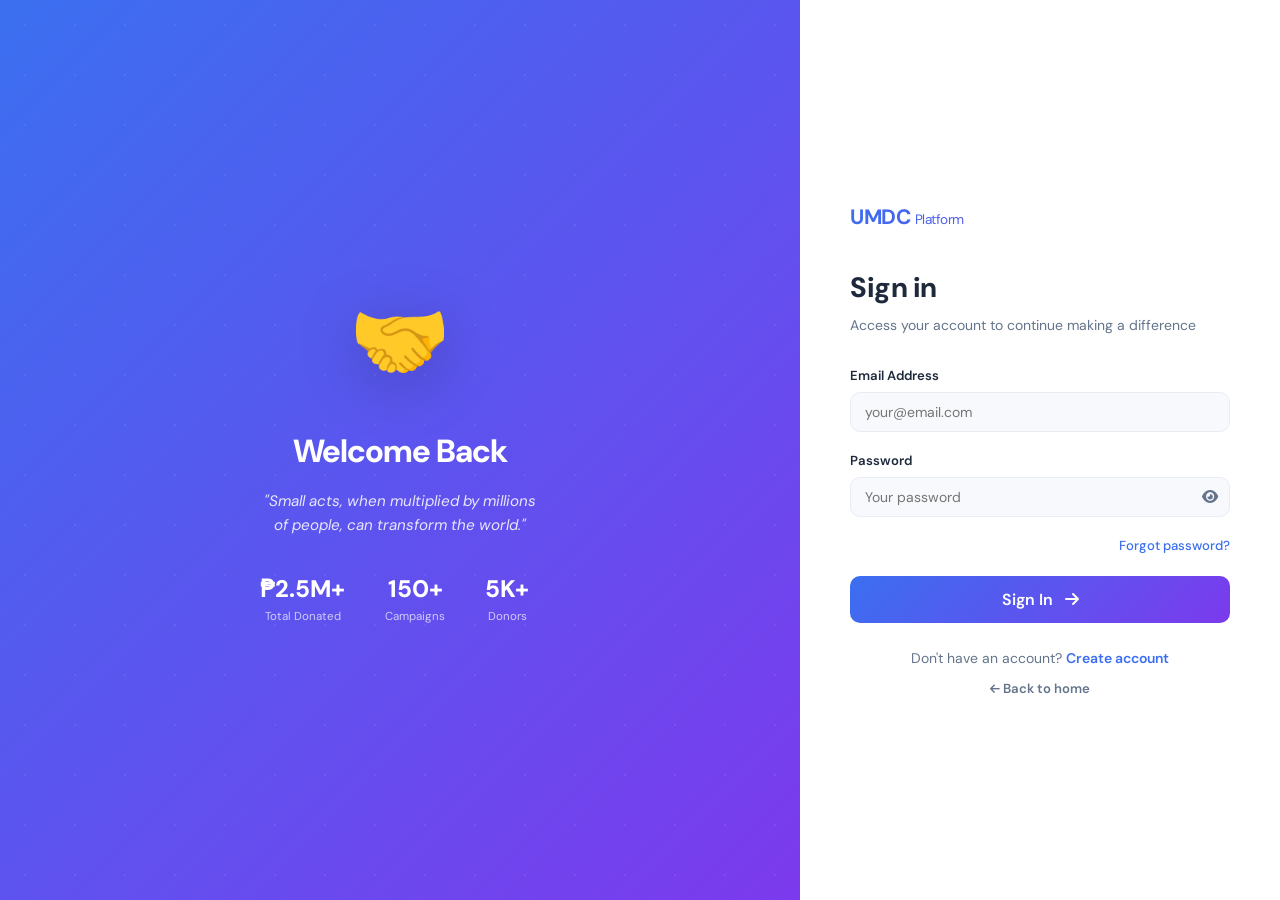
<file: public/index.html>
<!DOCTYPE html>
<html lang="en">
<head>
    <meta charset="UTF-8">
    <meta name="viewport" content="width=device-width, initial-scale=1.0">
    <title>Sign In – UMDC</title>
    <link rel="preconnect" href="https://fonts.googleapis.com">
    <link href="https://fonts.googleapis.com/css2?family=DM+Sans:opsz,wght@9..40,300;9..40,400;9..40,500;9..40,600;9..40,700&family=DM+Mono:wght@400;500&display=swap" rel="stylesheet">
    <link rel="stylesheet" href="https://cdnjs.cloudflare.com/ajax/libs/font-awesome/6.4.0/css/all.min.css">
    <link rel="stylesheet" href="/assets/css/global.css">
    <link rel="stylesheet" href="/assets/css/public.css">
</head>
<body>

<div class="auth-page">

    <!-- ── Visual Panel ──────────────────────────────────── -->
    <div class="auth-visual">
        <div class="auth-visual-content">
            <div class="auth-icon">🤝</div>
            <h1>Welcome Back</h1>
            <p>"Small acts, when multiplied by millions of people, can transform the world."</p>
            <div class="auth-stats">
                <div>
                    <div class="auth-stat-value">₱2.5M+</div>
                    <div class="auth-stat-label">Total Donated</div>
                </div>
                <div>
                    <div class="auth-stat-value">150+</div>
                    <div class="auth-stat-label">Campaigns</div>
                </div>
                <div>
                    <div class="auth-stat-value">5K+</div>
                    <div class="auth-stat-label">Donors</div>
                </div>
            </div>
        </div>
    </div>

    <!-- ── Form Panel ─────────────────────────────────────── -->
    <div class="auth-form-panel">
        <div class="auth-form-wrap">
            <div class="brand-name">UMDC <span style="font-weight:400;color:var(--color-muted);font-size:.85rem">Platform</span></div>

            <h2>Sign in</h2>
            <p class="auth-subtitle">Access your account to continue making a difference</p>

            <div class="auth-error" id="auth-error"></div>
            <div class="auth-success" id="auth-success"></div>

            <form method="POST" action="/Auth/login.php" id="loginForm" novalidate>
                <div class="form-group">
                    <label class="form-label" for="email">Email Address</label>
                    <input class="form-input" type="email" id="email" name="email"
                           placeholder="your@email.com" required autocomplete="email">
                </div>

                <div class="form-group">
                    <label class="form-label" for="password">Password</label>
                    <div style="position:relative;">
                        <input class="form-input" type="password" id="password" name="password"
                               placeholder="Your password" required autocomplete="current-password" style="padding-right:44px;">
                        <button type="button" id="togglePwd" tabindex="-1"
                                style="position:absolute;right:12px;top:50%;transform:translateY(-50%);background:none;border:none;color:var(--color-muted);cursor:pointer;font-size:.9rem;">
                            <i class="fas fa-eye" id="pwdIcon"></i>
                        </button>
                    </div>
                </div>

                <div style="display:flex;justify-content:flex-end;margin-bottom:20px;">
                    <a href="#" style="font-size:.82rem;color:var(--brand-primary);font-weight:500;">Forgot password?</a>
                </div>

                <button type="submit" class="btn-primary" style="width:100%;padding:13px;font-size:1rem;justify-content:center;">
                    Sign In <i class="fas fa-arrow-right" style="margin-left:4px;"></i>
                </button>
            </form>

            <div class="auth-footer-link" style="margin-top:24px;">
                Don't have an account? <a href="/public/register.html">Create account</a>
            </div>
            <div class="auth-footer-link" style="margin-top:8px;">
                <a href="/public/index.php" style="color:var(--color-muted);font-size:.82rem;">
                    <i class="fas fa-arrow-left" style="font-size:.7rem;"></i> Back to home
                </a>
            </div>
        </div>
    </div>
</div>

<script src="/assets/js/global.js"></script>
<script>
// Toggle password visibility
document.getElementById('togglePwd')?.addEventListener('click', function() {
    const pwd  = document.getElementById('password');
    const icon = document.getElementById('pwdIcon');
    if (pwd.type === 'password') { pwd.type = 'text'; icon.classList.replace('fa-eye','fa-eye-slash'); }
    else                         { pwd.type = 'password'; icon.classList.replace('fa-eye-slash','fa-eye'); }
});
</script>
<script src="/assets/js/auth.js"></script>
</body>
</html>
</file>
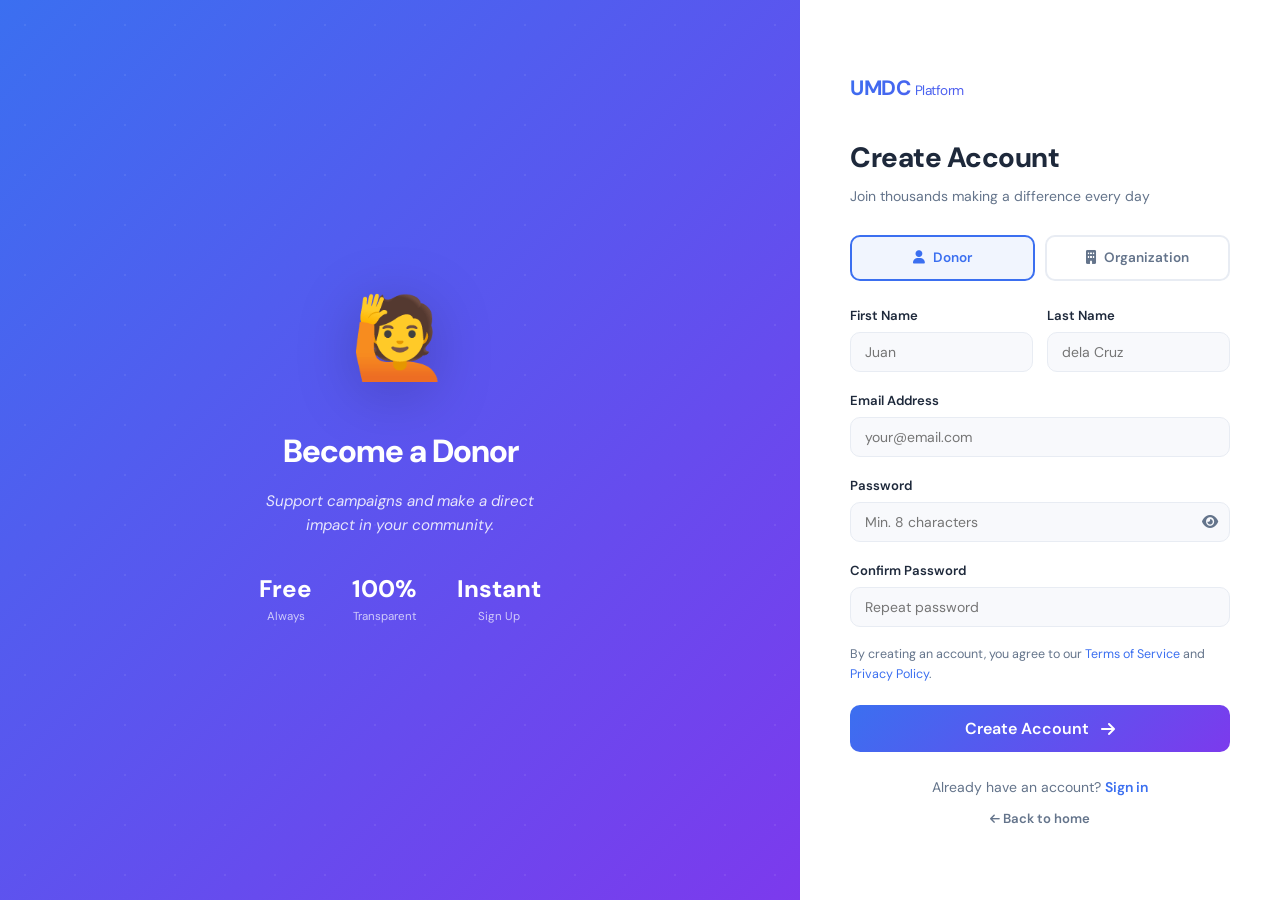
<file: public/register.html>
<!DOCTYPE html>
<html lang="en">
<head>
    <meta charset="UTF-8">
    <meta name="viewport" content="width=device-width, initial-scale=1.0">
    <title>Create Account – UMDC</title>
    <link rel="preconnect" href="https://fonts.googleapis.com">
    <link href="https://fonts.googleapis.com/css2?family=DM+Sans:opsz,wght@9..40,300;9..40,400;9..40,500;9..40,600;9..40,700&family=DM+Mono:wght@400;500&display=swap" rel="stylesheet">
    <link rel="stylesheet" href="https://cdnjs.cloudflare.com/ajax/libs/font-awesome/6.4.0/css/all.min.css">
    <link rel="stylesheet" href="/assets/css/global.css">
    <link rel="stylesheet" href="/assets/css/public.css">
    <style>
        .role-toggle { display:flex; gap:10px; margin-bottom:24px; }
        .role-option { flex:1; }
        .role-option input { display:none; }
        .role-label {
            display:flex; align-items:center; justify-content:center; gap:8px;
            padding:10px; border:2px solid var(--color-border);
            border-radius:var(--radius-md); cursor:pointer; font-size:.85rem;
            font-weight:600; color:var(--color-muted); transition:var(--transition);
            text-align:center;
        }
        .role-option input:checked + .role-label {
            border-color:var(--brand-primary);
            background:rgba(59,111,240,.07);
            color:var(--brand-primary);
        }
        .auth-visual { transition: background .4s ease; }
        .auth-visual.org-theme { background: linear-gradient(135deg, #f093fb 0%, #f5576c 100%); }
    </style>
</head>
<body>

<div class="auth-page">
    <!-- ── Visual Panel ──────────────────────────────────── -->
    <div class="auth-visual" id="authVisual">
        <div class="auth-visual-content">
            <div class="auth-icon" id="role-icon">🙋</div>
            <h1 id="role-title">Become a Donor</h1>
            <p id="role-desc">Support campaigns and make a direct impact in your community.</p>
            <div class="auth-stats">
                <div>
                    <div class="auth-stat-value">Free</div>
                    <div class="auth-stat-label">Always</div>
                </div>
                <div>
                    <div class="auth-stat-value">100%</div>
                    <div class="auth-stat-label">Transparent</div>
                </div>
                <div>
                    <div class="auth-stat-value">Instant</div>
                    <div class="auth-stat-label">Sign Up</div>
                </div>
            </div>
        </div>
    </div>

    <!-- ── Form Panel ─────────────────────────────────────── -->
    <div class="auth-form-panel">
        <div class="auth-form-wrap">
            <div class="brand-name">UMDC <span style="font-weight:400;color:var(--color-muted);font-size:.85rem">Platform</span></div>

            <h2>Create Account</h2>
            <p class="auth-subtitle">Join thousands making a difference every day</p>

            <div class="auth-error" id="auth-error"></div>

            <!-- Role Selector -->
            <div class="role-toggle">
                <div class="role-option">
                    <input type="radio" name="role_ui" id="role_donor" value="user" checked>
                    <label class="role-label" for="role_donor">
                        <i class="fas fa-user"></i> Donor
                    </label>
                </div>
                <div class="role-option">
                    <input type="radio" name="role_ui" id="role_org" value="organization">
                    <label class="role-label" for="role_org">
                        <i class="fas fa-building"></i> Organization
                    </label>
                </div>
            </div>

            <form method="POST" action="/Auth/register.php" id="registerForm" novalidate>
                <input type="hidden" name="role" id="roleHidden" value="user">

                <div style="display:grid;grid-template-columns:1fr 1fr;gap:14px;">
                    <div class="form-group">
                        <label class="form-label" for="first_name">First Name</label>
                        <input class="form-input" type="text" id="first_name" name="first_name"
                               placeholder="Juan" required autocomplete="given-name">
                    </div>
                    <div class="form-group">
                        <label class="form-label" for="last_name">Last Name</label>
                        <input class="form-input" type="text" id="last_name" name="last_name"
                               placeholder="dela Cruz" required autocomplete="family-name">
                    </div>
                </div>

                <div class="form-group">
                    <label class="form-label" for="email">Email Address</label>
                    <input class="form-input" type="email" id="email" name="email"
                           placeholder="your@email.com" required autocomplete="email">
                </div>

                <div class="form-group">
                    <label class="form-label" for="password">
                        Password <span id="password-strength" style="font-weight:400;font-size:.75rem;margin-left:8px;"></span>
                    </label>
                    <div style="position:relative;">
                        <input class="form-input" type="password" id="password" name="password"
                               placeholder="Min. 8 characters" required minlength="8"
                               autocomplete="new-password" style="padding-right:44px;">
                        <button type="button" id="togglePwd" tabindex="-1"
                                style="position:absolute;right:12px;top:50%;transform:translateY(-50%);background:none;border:none;color:var(--color-muted);cursor:pointer;font-size:.9rem;">
                            <i class="fas fa-eye" id="pwdIcon"></i>
                        </button>
                    </div>
                </div>

                <div class="form-group">
                    <label class="form-label" for="confirm_password">Confirm Password</label>
                    <input class="form-input" type="password" id="confirm_password" name="confirm_password"
                           placeholder="Repeat password" required autocomplete="new-password">
                </div>

                <div style="margin-bottom:20px;font-size:.78rem;color:var(--color-muted);">
                    By creating an account, you agree to our
                    <a href="#" style="color:var(--brand-primary);">Terms of Service</a> and
                    <a href="#" style="color:var(--brand-primary);">Privacy Policy</a>.
                </div>

                <button type="submit" class="btn-primary" style="width:100%;padding:13px;font-size:1rem;justify-content:center;">
                    Create Account <i class="fas fa-arrow-right" style="margin-left:4px;"></i>
                </button>
            </form>

            <div class="auth-footer-link" style="margin-top:24px;">
                Already have an account? <a href="/public/login.html">Sign in</a>
            </div>
            <div class="auth-footer-link" style="margin-top:8px;">
                <a href="/public/index.php" style="color:var(--color-muted);font-size:.82rem;">
                    <i class="fas fa-arrow-left" style="font-size:.7rem;"></i> Back to home
                </a>
            </div>
        </div>
    </div>
</div>

<script src="/assets/js/global.js"></script>
<script>
// Sync role radio to hidden input
document.querySelectorAll('[name="role_ui"]').forEach(r => {
    r.addEventListener('change', function() {
        document.getElementById('roleHidden').value = this.value;
    });
});

// Toggle password visibility
document.getElementById('togglePwd')?.addEventListener('click', function() {
    const pwd  = document.getElementById('password');
    const icon = document.getElementById('pwdIcon');
    if (pwd.type === 'password') { pwd.type = 'text'; icon.classList.replace('fa-eye','fa-eye-slash'); }
    else                         { pwd.type = 'password'; icon.classList.replace('fa-eye-slash','fa-eye'); }
});

// Update visual panel on role change
document.querySelectorAll('[name="role_ui"]').forEach(r => {
    r.addEventListener('change', function() {
        document.getElementById('roleHidden').value = this.value;
        const visual = document.getElementById('authVisual');
        const roleContent = {
            user:         { icon:'🙋', title:'Become a Donor',       desc:'Support campaigns and make a direct impact in your community.' },
            organization: { icon:'🏢', title:'Register Your Org',     desc:'Create campaigns and receive donations for your cause.' },
        };
        const c = roleContent[this.value];
        if (c && visual) {
            document.getElementById('role-icon').textContent  = c.icon;
            document.getElementById('role-title').textContent = c.title;
            document.getElementById('role-desc').textContent  = c.desc;
            if (this.value === 'organization') visual.classList.add('org-theme');
            else visual.classList.remove('org-theme');
        }
    });
});
</script>
<script src="/assets/js/auth.js"></script>
</body>
</html>
</file>
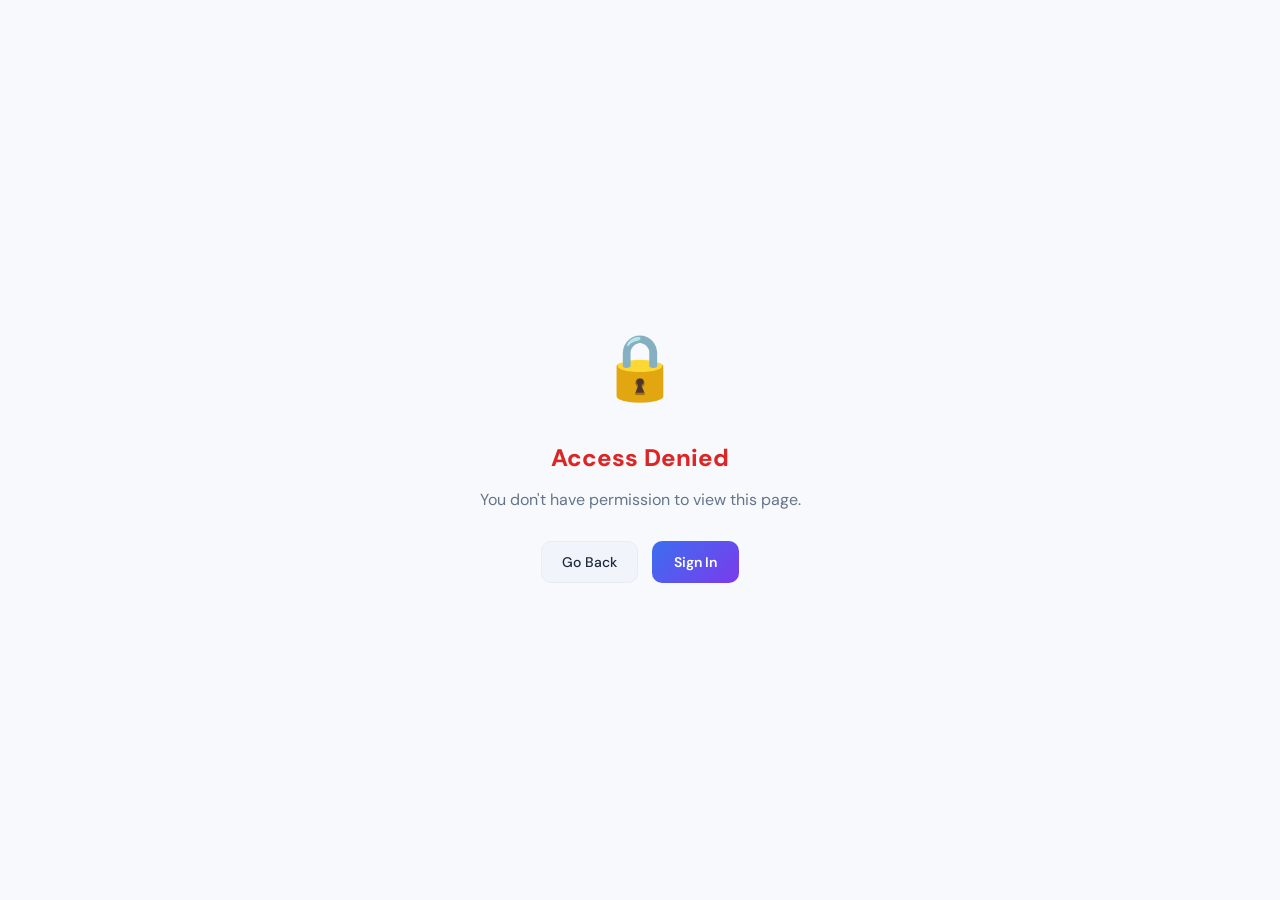
<file: public/unauthorized.html>
<!DOCTYPE html>
<html lang="en">
<head>
    <meta charset="UTF-8">
    <meta name="viewport" content="width=device-width, initial-scale=1.0">
    <title>Access Denied – UMDC</title>
    <link rel="stylesheet" href="https://cdnjs.cloudflare.com/ajax/libs/font-awesome/6.4.0/css/all.min.css">
    <link rel="stylesheet" href="/assets/css/global.css">
    <link rel="stylesheet" href="/assets/css/public.css">
</head>
<body style="min-height:100vh;display:flex;align-items:center;justify-content:center;background:var(--color-bg);">
    <div style="text-align:center;padding:40px;max-width:420px;">
        <div style="font-size:4rem;margin-bottom:20px;">🔒</div>
        <h1 style="font-size:1.5rem;font-weight:800;margin-bottom:10px;color:var(--color-danger);">Access Denied</h1>
        <p style="color:var(--color-muted);margin-bottom:28px;">You don't have permission to view this page.</p>
        <a href="javascript:history.back()" class="btn-secondary" style="margin-right:10px;">Go Back</a>
        <a href="/public/login.html" class="btn-primary">Sign In</a>
    </div>
</body>
</html>
</file>
<file: assets/css/global.css>
/* =============================================================
   UMDC – Global CSS
   ============================================================= */

/* ── Google Fonts ──────────────────────────────────────────── */
@import url('https://fonts.googleapis.com/css2?family=DM+Sans:ital,opsz,wght@0,9..40,300;0,9..40,400;0,9..40,500;0,9..40,600;0,9..40,700;1,9..40,400&family=DM+Mono:wght@400;500&display=swap');

/* ── CSS Custom Properties ──────────────────────────────────── */
:root {
  /* Brand */
  --brand-primary: #3b6ff0;
  --brand-secondary: #7c3aed;
  --brand-gradient: linear-gradient(135deg, #3b6ff0 0%, #7c3aed 100%);

  /* Neutrals */
  --color-bg: #f8f9fc;
  --color-surface: #ffffff;
  --color-surface-2: #f1f5fb;
  --color-border: #e8ecf3;
  --color-text: #1e293b;
  --color-muted: #64748b;

  /* Status */
  --color-success: #059669;
  --color-warning: #d97706;
  --color-danger: #dc2626;
  --color-info: #0284c7;

  /* Typography */
  --font-sans: 'DM Sans', -apple-system, BlinkMacSystemFont, 'Segoe UI', sans-serif;
  --font-mono: 'DM Mono', 'Courier New', monospace;

  /* Layout */
  --sidebar-w: 250px;
  --radius-sm: 6px;
  --radius-md: 10px;
  --radius-lg: 16px;
  --shadow-sm: 0 1px 4px rgba(0,0,0,.05);
  --shadow-md: 0 4px 16px rgba(0,0,0,.08);
  --shadow-lg: 0 10px 40px rgba(0,0,0,.12);

  /* Transitions */
  --transition: all .2s ease;
}

/* ── Reset & Base ───────────────────────────────────────────── */
*, *::before, *::after { box-sizing: border-box; margin: 0; padding: 0; }
html { scroll-behavior: smooth; }
body {
  font-family: var(--font-sans);
  background: var(--color-bg);
  color: var(--color-text);
  line-height: 1.6;
  -webkit-font-smoothing: antialiased;
}
a { color: var(--brand-primary); text-decoration: none; }
a:hover { text-decoration: underline; }
img { max-width: 100%; display: block; }

/* ── Utility Classes ────────────────────────────────────────── */
.text-muted   { color: var(--color-muted) !important; }
.text-success { color: var(--color-success) !important; }
.text-danger  { color: var(--color-danger) !important; }
.text-warning { color: var(--color-warning) !important; }
.text-primary { color: var(--brand-primary) !important; }
.font-mono    { font-family: var(--font-mono); }
.fw-600       { font-weight: 600; }
.fw-700       { font-weight: 700; }

/* ── Badge / Status Pills ───────────────────────────────────── */
.badge-pill {
  display: inline-flex;
  align-items: center;
  gap: 4px;
  font-size: .7rem;
  font-weight: 600;
  padding: 3px 10px;
  border-radius: 20px;
  letter-spacing: .3px;
  text-transform: capitalize;
}
.badge-pending   { background: rgba(217,119,6,.1);  color: var(--color-warning); }
.badge-approved,
.badge-active,
.badge-completed { background: rgba(5,150,105,.1);  color: var(--color-success); }
.badge-rejected,
.badge-failed,
.badge-banned    { background: rgba(220,38,38,.1);  color: var(--color-danger); }
.badge-info      { background: rgba(2,132,199,.1);  color: var(--color-info); }
.badge-role-admin{ background: rgba(124,58,237,.15); color: var(--brand-secondary); }
.badge-role-organization { background: rgba(59,111,240,.12); color: var(--brand-primary); }
.badge-role-user { background: rgba(100,116,139,.12); color: var(--color-muted); }

/* ── Buttons ────────────────────────────────────────────────── */
.btn-primary {
  background: var(--brand-gradient);
  color: #fff;
  border: none;
  padding: 10px 22px;
  border-radius: var(--radius-md);
  font-family: var(--font-sans);
  font-weight: 600;
  font-size: .875rem;
  cursor: pointer;
  display: inline-flex;
  align-items: center;
  gap: 8px;
  transition: var(--transition);
  text-decoration: none;
}
.btn-primary:hover {
  opacity: .9;
  transform: translateY(-1px);
  box-shadow: var(--shadow-md);
  color: #fff;
  text-decoration: none;
}
.btn-secondary {
  background: var(--color-surface-2);
  color: var(--color-text);
  border: 1px solid var(--color-border);
  padding: 9px 20px;
  border-radius: var(--radius-md);
  font-family: var(--font-sans);
  font-weight: 500;
  font-size: .875rem;
  cursor: pointer;
  display: inline-flex;
  align-items: center;
  gap: 8px;
  transition: var(--transition);
  text-decoration: none;
}
.btn-secondary:hover {
  background: var(--color-border);
  color: var(--color-text);
  text-decoration: none;
}
.btn-danger {
  background: rgba(220,38,38,.1);
  color: var(--color-danger);
  border: 1px solid rgba(220,38,38,.2);
  padding: 9px 20px;
  border-radius: var(--radius-md);
  font-family: var(--font-sans);
  font-weight: 600;
  font-size: .875rem;
  cursor: pointer;
  display: inline-flex;
  align-items: center;
  gap: 8px;
  transition: var(--transition);
}
.btn-danger:hover { background: var(--color-danger); color: #fff; }

/* ── Cards ──────────────────────────────────────────────────── */
.card {
  background: var(--color-surface);
  border: 1px solid var(--color-border);
  border-radius: var(--radius-lg);
  box-shadow: var(--shadow-sm);
  overflow: hidden;
}
.card-header {
  padding: 18px 20px;
  border-bottom: 1px solid var(--color-border);
  display: flex;
  align-items: center;
  justify-content: space-between;
}
.card-header h5, .card-header h6 { margin: 0; font-weight: 600; font-size: .95rem; }
.card-body { padding: 20px; }

/* ── Tables ─────────────────────────────────────────────────── */
.table-custom {
  width: 100%;
  border-collapse: collapse;
}
.table-custom th {
  font-size: .7rem;
  letter-spacing: 1px;
  text-transform: uppercase;
  color: var(--color-muted);
  padding: 12px 20px;
  text-align: left;
  border-bottom: 1px solid var(--color-border);
  font-weight: 600;
}
.table-custom td {
  padding: 13px 20px;
  font-size: .865rem;
  border-bottom: 1px solid var(--color-border);
  vertical-align: middle;
}
.table-custom tr:last-child td { border-bottom: none; }
.table-custom tr:hover td { background: var(--color-surface-2); }

/* ── Forms ──────────────────────────────────────────────────── */
.form-group { margin-bottom: 18px; }
.form-label {
  display: block;
  font-size: .82rem;
  font-weight: 600;
  color: var(--color-text);
  margin-bottom: 6px;
}
.form-input, .form-select, .form-textarea {
  width: 100%;
  background: var(--color-surface-2);
  border: 1px solid var(--color-border);
  border-radius: var(--radius-md);
  color: var(--color-text);
  font-family: var(--font-sans);
  font-size: .875rem;
  padding: 10px 14px;
  transition: border-color .15s;
}
.form-input:focus, .form-select:focus, .form-textarea:focus {
  outline: none;
  border-color: var(--brand-primary);
  box-shadow: 0 0 0 3px rgba(59,111,240,.1);
}
.form-textarea { resize: vertical; min-height: 100px; }
.form-error {
  font-size: .78rem;
  color: var(--color-danger);
  margin-top: 4px;
}

/* ── Alert Banners ──────────────────────────────────────────── */
.alert {
  padding: 14px 18px;
  border-radius: var(--radius-md);
  font-size: .875rem;
  display: flex;
  align-items: flex-start;
  gap: 10px;
  margin-bottom: 16px;
}
.alert i { margin-top: 2px; flex-shrink: 0; }
.alert-success { background: rgba(5,150,105,.1);  border: 1px solid rgba(5,150,105,.25);  color: var(--color-success); }
.alert-danger   { background: rgba(220,38,38,.1);  border: 1px solid rgba(220,38,38,.25);  color: var(--color-danger); }
.alert-warning  { background: rgba(217,119,6,.1);  border: 1px solid rgba(217,119,6,.25);  color: var(--color-warning); }
.alert-info     { background: rgba(2,132,199,.1);  border: 1px solid rgba(2,132,199,.25);  color: var(--color-info); }

/* ── Progress Bar ───────────────────────────────────────────── */
.progress-wrap { height: 7px; background: var(--color-surface-2); border-radius: 4px; overflow: hidden; }
.progress-fill { height: 100%; background: var(--brand-gradient); border-radius: 4px; transition: width .4s ease; }

/* ── Toast Notifications ────────────────────────────────────── */
#toast-container {
  position: fixed;
  top: 20px;
  right: 20px;
  z-index: 9999;
  display: flex;
  flex-direction: column;
  gap: 10px;
  pointer-events: none;
}
.toast {
  background: var(--color-surface);
  border: 1px solid var(--color-border);
  border-radius: var(--radius-md);
  padding: 14px 18px;
  box-shadow: var(--shadow-lg);
  font-size: .875rem;
  display: flex;
  align-items: center;
  gap: 10px;
  min-width: 280px;
  pointer-events: all;
  animation: toastIn .3s ease;
}
.toast.success { border-left: 4px solid var(--color-success); }
.toast.error   { border-left: 4px solid var(--color-danger); }
.toast.warning { border-left: 4px solid var(--color-warning); }
@keyframes toastIn  { from { opacity: 0; transform: translateX(20px); } to { opacity: 1; transform: translateX(0); } }
@keyframes toastOut { from { opacity: 1; transform: translateX(0); }    to { opacity: 0; transform: translateX(20px); } }

/* ── Modal ──────────────────────────────────────────────────── */
.modal-overlay {
  display: none;
  position: fixed;
  inset: 0;
  background: rgba(0,0,0,.5);
  z-index: 9000;
  align-items: center;
  justify-content: center;
  padding: 20px;
  backdrop-filter: blur(4px);
}
.modal-overlay.active { display: flex; }
.modal-box {
  background: var(--color-surface);
  border-radius: var(--radius-lg);
  padding: 32px;
  width: 540px;
  max-width: 100%;
  max-height: 90vh;
  overflow-y: auto;
  box-shadow: var(--shadow-lg);
  animation: modalIn .25s ease;
}
@keyframes modalIn { from { opacity: 0; transform: scale(.96) translateY(10px); } to { opacity: 1; transform: scale(1) translateY(0); } }
.modal-header {
  display: flex;
  align-items: center;
  justify-content: space-between;
  margin-bottom: 24px;
}
.modal-header h4 { font-weight: 700; font-size: 1.1rem; }
.modal-close {
  background: none;
  border: none;
  font-size: 1.25rem;
  color: var(--color-muted);
  cursor: pointer;
  line-height: 1;
  padding: 4px;
  border-radius: var(--radius-sm);
  transition: var(--transition);
}
.modal-close:hover { background: var(--color-surface-2); color: var(--color-text); }

/* ── Sidebar Layout ─────────────────────────────────────────── */
.layout-sidebar {
  display: flex;
  min-height: 100vh;
}
.sidebar {
  position: fixed;
  top: 0; left: 0;
  width: var(--sidebar-w);
  height: 100vh;
  background: var(--color-surface);
  border-right: 1px solid var(--color-border);
  display: flex;
  flex-direction: column;
  z-index: 100;
  overflow-y: auto;
  box-shadow: 2px 0 12px rgba(0,0,0,.04);
}
.sidebar-logo {
  padding: 24px 20px 16px;
  border-bottom: 1px solid var(--color-border);
}
.brand-name {
  font-size: 1.2rem;
  font-weight: 700;
  letter-spacing: -.5px;
  background: var(--brand-gradient);
  -webkit-background-clip: text;
  -webkit-text-fill-color: transparent;
}
.brand-sub {
  font-size: .68rem;
  color: var(--color-muted);
  letter-spacing: 1.5px;
  text-transform: uppercase;
  margin-top: 2px;
}
.sidebar-nav { padding: 16px 12px; flex: 1; }
.nav-section-label {
  font-size: .65rem;
  letter-spacing: 2px;
  text-transform: uppercase;
  color: var(--color-muted);
  padding: 12px 10px 4px;
  display: block;
}
.sidebar-link {
  display: flex;
  align-items: center;
  gap: 10px;
  padding: 9px 12px;
  border-radius: var(--radius-md);
  color: var(--color-muted);
  text-decoration: none;
  font-size: .875rem;
  font-weight: 500;
  transition: var(--transition);
  margin-bottom: 2px;
  cursor: pointer;
  background: none;
  border: none;
  width: 100%;
  text-align: left;
  font-family: var(--font-sans);
}
.sidebar-link:hover { background: var(--color-surface-2); color: var(--color-text); text-decoration: none; }
.sidebar-link.active { background: rgba(59,111,240,.08); color: var(--brand-primary); }
.sidebar-link i { width: 18px; text-align: center; font-size: .85rem; }
.sidebar-link .badge-count {
  margin-left: auto;
  background: var(--color-danger);
  color: #fff;
  font-size: .65rem;
  padding: 2px 6px;
  border-radius: 20px;
  font-weight: 700;
}
.sidebar-footer {
  padding: 16px;
  border-top: 1px solid var(--color-border);
}
.sidebar-user {
  display: flex;
  align-items: center;
  gap: 10px;
}
.avatar {
  width: 34px; height: 34px;
  border-radius: 50%;
  background: var(--brand-gradient);
  display: flex; align-items: center; justify-content: center;
  font-size: .75rem; font-weight: 700; color: #fff;
  flex-shrink: 0;
}
.sidebar-user-name  { font-size: .82rem; font-weight: 600; }
.sidebar-user-role  { font-size: .7rem; color: var(--color-muted); text-transform: capitalize; }
.logout-btn {
  margin-left: auto;
  background: none; border: none; cursor: pointer;
  color: var(--color-muted); padding: 4px; border-radius: var(--radius-sm);
  transition: var(--transition);
  font-size: .9rem;
}
.logout-btn:hover { color: var(--color-danger); }

/* ── Main Content Area ──────────────────────────────────────── */
.main-content {
  margin-left: var(--sidebar-w);
  padding: 32px;
  flex: 1;
  min-height: 100vh;
}
.page-header { margin-bottom: 28px; }
.page-header h1 { font-size: 1.5rem; font-weight: 700; letter-spacing: -.5px; }
.page-header p  { color: var(--color-muted); font-size: .875rem; margin-top: 4px; }

/* ── Stats Grid ─────────────────────────────────────────────── */
.stats-grid {
  display: grid;
  grid-template-columns: repeat(4, 1fr);
  gap: 16px;
  margin-bottom: 28px;
}
.stat-card {
  background: var(--color-surface);
  border: 1px solid var(--color-border);
  border-radius: var(--radius-lg);
  padding: 20px;
  box-shadow: var(--shadow-sm);
  position: relative;
  overflow: hidden;
}
.stat-card::before {
  content: '';
  position: absolute;
  top: 0; left: 0; right: 0;
  height: 3px;
  background: var(--brand-gradient);
}
.stat-label {
  font-size: .72rem;
  color: var(--color-muted);
  text-transform: uppercase;
  letter-spacing: .5px;
  margin-bottom: 8px;
}
.stat-value {
  font-size: 1.9rem;
  font-weight: 700;
  letter-spacing: -1px;
  line-height: 1;
  color: var(--brand-primary);
}
.stat-sub { font-size: .75rem; color: var(--color-muted); margin-top: 6px; }

/* ── Loading Spinner ────────────────────────────────────────── */
.loading-state {
  display: flex;
  flex-direction: column;
  align-items: center;
  justify-content: center;
  padding: 60px 20px;
  color: var(--color-muted);
  gap: 12px;
}
.spinner {
  width: 36px; height: 36px;
  border: 3px solid var(--color-border);
  border-top-color: var(--brand-primary);
  border-radius: 50%;
  animation: spin .6s linear infinite;
}
@keyframes spin { to { transform: rotate(360deg); } }

/* ── Empty State ────────────────────────────────────────────── */
.empty-state {
  text-align: center;
  padding: 60px 20px;
  color: var(--color-muted);
}
.empty-state i { font-size: 2.5rem; margin-bottom: 12px; display: block; opacity: .3; }
.empty-state h6 { font-weight: 600; margin-bottom: 4px; }
.empty-state p  { font-size: .875rem; }

/* ── Mobile Toggle ──────────────────────────────────────────── */
.mobile-toggle {
  display: none;
  position: fixed;
  top: 14px; left: 14px;
  z-index: 200;
  background: var(--brand-primary);
  color: #fff; border: none;
  border-radius: var(--radius-md);
  padding: 10px 12px;
  cursor: pointer;
  font-size: .9rem;
}

/* ── Responsive ─────────────────────────────────────────────── */
@media (max-width: 1100px) {
  .stats-grid { grid-template-columns: repeat(2, 1fr); }
}
@media (max-width: 768px) {
  .sidebar {
    transform: translateX(-100%);
    transition: transform .3s ease;
  }
  .sidebar.open { transform: translateX(0); }
  .main-content { margin-left: 0; padding: 20px; }
  .mobile-toggle { display: block; }
  .stats-grid { grid-template-columns: 1fr 1fr; }
}
@media (max-width: 480px) {
  .stats-grid { grid-template-columns: 1fr; }
}
</file>
<file: assets/css/public.css>
/* =============================================================
   UMDC – Public Landing Page CSS
   ============================================================= */

/* ── Navbar ─────────────────────────────────────────────────── */
.pub-navbar {
  position: fixed;
  top: 0; left: 0; right: 0;
  height: 70px;
  background: rgba(255,255,255,.92);
  backdrop-filter: blur(12px);
  -webkit-backdrop-filter: blur(12px);
  border-bottom: 1px solid rgba(0,0,0,.06);
  display: flex;
  align-items: center;
  padding: 0 5%;
  z-index: 1000;
  justify-content: space-between;
}
.pub-navbar .brand-name { font-size: 1.3rem; }
.pub-navbar nav { display: flex; align-items: center; gap: 32px; }
.pub-navbar nav a {
  font-size: .9rem;
  font-weight: 500;
  color: var(--color-muted);
  text-decoration: none;
  transition: color .2s;
}
.pub-navbar nav a:hover { color: var(--brand-primary); }
.pub-navbar .nav-cta { display: flex; gap: 10px; }

/* ── Hero ───────────────────────────────────────────────────── */
.hero {
  min-height: 100vh;
  display: flex;
  align-items: center;
  padding: 0 5%;
  padding-top: 70px;
  background: linear-gradient(145deg, #f8f9fc 0%, #eef2ff 60%, #f3f0ff 100%);
  position: relative;
  overflow: hidden;
}
.hero::before {
  content: '';
  position: absolute;
  width: 600px; height: 600px;
  background: radial-gradient(circle, rgba(59,111,240,.08) 0%, transparent 70%);
  top: -100px; right: -100px;
  border-radius: 50%;
}
.hero-content { max-width: 580px; z-index: 1; }
.hero-badge {
  display: inline-flex;
  align-items: center;
  gap: 8px;
  background: rgba(59,111,240,.1);
  color: var(--brand-primary);
  padding: 6px 14px;
  border-radius: 20px;
  font-size: .78rem;
  font-weight: 600;
  letter-spacing: .5px;
  margin-bottom: 24px;
}
.hero h1 {
  font-size: clamp(2rem, 5vw, 3.5rem);
  font-weight: 800;
  line-height: 1.15;
  letter-spacing: -1.5px;
  margin-bottom: 20px;
}
.hero h1 span {
  background: var(--brand-gradient);
  -webkit-background-clip: text;
  -webkit-text-fill-color: transparent;
}
.hero-desc { font-size: 1.05rem; color: var(--color-muted); line-height: 1.7; margin-bottom: 36px; }
.hero-actions { display: flex; gap: 14px; flex-wrap: wrap; }
.hero-visual { flex: 1; display: flex; justify-content: flex-end; align-items: center; padding-left: 60px; }

/* ── Stats Bar ──────────────────────────────────────────────── */
.stats-bar {
  background: var(--color-surface);
  border-top: 1px solid var(--color-border);
  border-bottom: 1px solid var(--color-border);
  padding: 32px 5%;
  display: grid;
  grid-template-columns: repeat(4, 1fr);
  gap: 24px;
}
.stats-bar-item { text-align: center; }
.stats-bar-value {
  font-size: 2rem;
  font-weight: 800;
  letter-spacing: -1px;
  background: var(--brand-gradient);
  -webkit-background-clip: text;
  -webkit-text-fill-color: transparent;
  display: block;
}
.stats-bar-label { font-size: .78rem; color: var(--color-muted); margin-top: 4px; text-transform: uppercase; letter-spacing: .5px; }

/* ── Section ────────────────────────────────────────────────── */
.section { padding: 80px 5%; }
.section-alt { background: var(--color-surface); }
.section-header { text-align: center; margin-bottom: 56px; }
.section-header .label {
  display: inline-block;
  background: rgba(59,111,240,.1);
  color: var(--brand-primary);
  padding: 5px 14px;
  border-radius: 20px;
  font-size: .76rem;
  font-weight: 700;
  letter-spacing: 1px;
  text-transform: uppercase;
  margin-bottom: 14px;
}
.section-header h2 { font-size: 2rem; font-weight: 800; letter-spacing: -1px; margin-bottom: 12px; }
.section-header p  { font-size: 1rem; color: var(--color-muted); max-width: 520px; margin: 0 auto; }

/* ── Campaign Cards (Public) ────────────────────────────────── */
.campaigns-grid {
  display: grid;
  grid-template-columns: repeat(auto-fill, minmax(300px, 1fr));
  gap: 24px;
}
.pub-campaign-card {
  background: var(--color-surface);
  border: 1px solid var(--color-border);
  border-radius: var(--radius-lg);
  overflow: hidden;
  box-shadow: var(--shadow-sm);
  transition: transform .25s ease, box-shadow .25s ease;
}
.pub-campaign-card:hover {
  transform: translateY(-4px);
  box-shadow: var(--shadow-lg);
}
.pub-campaign-card .card-thumb {
  height: 180px;
  background: linear-gradient(135deg, rgba(59,111,240,.15), rgba(124,58,237,.15));
  display: flex; align-items: center; justify-content: center;
  font-size: 3rem;
  position: relative;
}
.pub-campaign-card .card-body { padding: 20px; }
.pub-campaign-card .category-tag {
  font-size: .7rem;
  font-weight: 700;
  letter-spacing: .5px;
  text-transform: uppercase;
  color: var(--brand-primary);
  margin-bottom: 8px;
}
.pub-campaign-card h4 {
  font-weight: 700;
  font-size: 1rem;
  margin-bottom: 8px;
  line-height: 1.4;
}
.pub-campaign-card .desc {
  font-size: .85rem;
  color: var(--color-muted);
  line-height: 1.5;
  margin-bottom: 14px;
  display: -webkit-box;
  -webkit-line-clamp: 3;
  -webkit-box-orient: vertical;
  overflow: hidden;
}
.pub-campaign-card .amounts {
  display: flex;
  justify-content: space-between;
  font-size: .82rem;
  margin-bottom: 8px;
}
.pub-campaign-card .amounts .raised {
  font-weight: 700;
  color: var(--color-success);
  font-family: var(--font-mono);
}
.pub-campaign-card .amounts .goal { color: var(--color-muted); }

/* ── Locked Overlay (Guest) ─────────────────────────────────── */
.locked-overlay {
  position: relative;
}
.locked-overlay::after {
  content: '';
  position: absolute;
  inset: 0;
  background: rgba(248,249,252,.7);
  backdrop-filter: blur(3px);
  -webkit-backdrop-filter: blur(3px);
  border-radius: var(--radius-lg);
  z-index: 1;
}
.lock-cta {
  position: absolute;
  inset: 0;
  z-index: 2;
  display: flex;
  flex-direction: column;
  align-items: center;
  justify-content: center;
  text-align: center;
  gap: 10px;
  padding: 20px;
}
.lock-cta i { font-size: 1.8rem; color: var(--brand-primary); }
.lock-cta p { font-size: .85rem; color: var(--color-muted); }

/* ── Features Grid ──────────────────────────────────────────── */
.features-grid {
  display: grid;
  grid-template-columns: repeat(3, 1fr);
  gap: 28px;
}
.feature-card {
  background: var(--color-surface);
  border: 1px solid var(--color-border);
  border-radius: var(--radius-lg);
  padding: 28px;
  box-shadow: var(--shadow-sm);
  transition: var(--transition);
}
.feature-card:hover { transform: translateY(-3px); box-shadow: var(--shadow-md); }
.feature-icon {
  width: 48px; height: 48px;
  background: rgba(59,111,240,.1);
  border-radius: var(--radius-md);
  display: flex; align-items: center; justify-content: center;
  font-size: 1.25rem; color: var(--brand-primary);
  margin-bottom: 16px;
}
.feature-card h4 { font-weight: 700; font-size: 1rem; margin-bottom: 8px; }
.feature-card p  { font-size: .875rem; color: var(--color-muted); line-height: 1.6; }

/* ── CTA Strip ──────────────────────────────────────────────── */
.cta-strip {
  background: var(--brand-gradient);
  padding: 80px 5%;
  text-align: center;
  color: white;
}
.cta-strip h2 { font-size: 2rem; font-weight: 800; margin-bottom: 12px; }
.cta-strip p  { font-size: 1rem; opacity: .9; margin-bottom: 32px; }
.btn-white {
  background: white;
  color: var(--brand-primary);
  padding: 13px 28px;
  border-radius: var(--radius-md);
  font-weight: 700;
  font-size: .95rem;
  text-decoration: none;
  display: inline-flex;
  align-items: center;
  gap: 8px;
  transition: var(--transition);
}
.btn-white:hover { transform: translateY(-2px); box-shadow: 0 10px 30px rgba(0,0,0,.2); color: var(--brand-primary); text-decoration: none; }

/* ── Footer ─────────────────────────────────────────────────── */
.pub-footer {
  background: #0f1117;
  color: rgba(255,255,255,.6);
  padding: 48px 5% 28px;
}
.footer-grid { display: grid; grid-template-columns: 2fr 1fr 1fr 1fr; gap: 40px; margin-bottom: 40px; }
.footer-brand .brand-name { color: white; margin-bottom: 12px; }
.footer-brand p { font-size: .875rem; line-height: 1.7; }
.footer-col h5 { color: white; font-size: .85rem; font-weight: 700; margin-bottom: 14px; }
.footer-col a  { display: block; font-size: .82rem; color: rgba(255,255,255,.5); margin-bottom: 8px; transition: color .2s; text-decoration: none; }
.footer-col a:hover { color: rgba(255,255,255,.9); }
.footer-bottom {
  border-top: 1px solid rgba(255,255,255,.08);
  padding-top: 24px;
  display: flex;
  justify-content: space-between;
  align-items: center;
  font-size: .78rem;
}

/* ── Login / Register Pages ─────────────────────────────────── */
.auth-page { min-height: 100vh; display: flex; }
.auth-visual {
  flex: 1;
  background: var(--brand-gradient);
  display: flex; flex-direction: column;
  align-items: center; justify-content: center;
  padding: 3rem;
  position: relative;
  overflow: hidden;
}
.auth-visual::before {
  content: '';
  position: absolute;
  width: 200%; height: 200%;
  top: -50%; left: -50%;
  background: radial-gradient(circle, rgba(255,255,255,.07) 1px, transparent 1px);
  background-size: 50px 50px;
  animation: patternFloat 20s linear infinite;
}
@keyframes patternFloat { to { transform: translate(50px, 50px); } }
.auth-visual-content { position: relative; z-index: 1; text-align: center; color: white; }
.auth-icon { font-size: 5rem; margin-bottom: 24px; filter: drop-shadow(0 10px 30px rgba(0,0,0,.2)); }
.auth-visual h1 { font-size: 2rem; font-weight: 800; letter-spacing: -1px; margin-bottom: 12px; }
.auth-visual p  { font-size: .95rem; opacity: .85; max-width: 280px; margin: 0 auto 32px; line-height: 1.6; font-style: italic; }
.auth-stats { display: flex; gap: 40px; }
.auth-stat-value { font-size: 1.5rem; font-weight: 800; }
.auth-stat-label { font-size: .72rem; opacity: .7; }
.auth-form-panel {
  width: 480px;
  flex-shrink: 0;
  display: flex;
  align-items: center;
  justify-content: center;
  background: var(--color-surface);
  padding: 3rem;
  overflow-y: auto;
}
.auth-form-wrap { width: 100%; max-width: 380px; }
.auth-form-wrap .brand-name { font-size: 1.3rem; margin-bottom: 32px; }
.auth-form-wrap h2 { font-size: 1.75rem; font-weight: 800; letter-spacing: -.5px; margin-bottom: 4px; }
.auth-subtitle { color: var(--color-muted); font-size: .875rem; margin-bottom: 28px; }
.auth-form-wrap .form-input { background: #f8f9fc; }
.auth-divider { text-align: center; color: var(--color-muted); font-size: .82rem; margin: 18px 0; position: relative; }
.auth-divider::before, .auth-divider::after {
  content: '';
  position: absolute;
  top: 50%;
  width: 42%;
  height: 1px;
  background: var(--color-border);
}
.auth-divider::before { left: 0; }
.auth-divider::after  { right: 0; }
.auth-footer-link { text-align: center; margin-top: 24px; font-size: .875rem; color: var(--color-muted); }
.auth-footer-link a { color: var(--brand-primary); font-weight: 600; }
.auth-error {
  background: rgba(220,38,38,.08);
  border: 1px solid rgba(220,38,38,.25);
  color: var(--color-danger);
  border-radius: var(--radius-md);
  padding: 12px 16px;
  font-size: .855rem;
  margin-bottom: 20px;
  display: none;
}
.auth-error.show { display: block; animation: shake .4s ease; }
.auth-success {
  background: rgba(5,150,105,.08);
  border: 1px solid rgba(5,150,105,.25);
  color: var(--color-success);
  border-radius: var(--radius-md);
  padding: 12px 16px;
  font-size: .855rem;
  margin-bottom: 20px;
  display: none;
}
.auth-success.show { display: block; }
@keyframes shake {
  0%,100% { transform: translateX(0); }
  25%      { transform: translateX(-6px); }
  75%      { transform: translateX(6px); }
}

/* ── Responsive Auth ────────────────────────────────────────── */
@media (max-width: 900px) {
  .auth-page { flex-direction: column; }
  .auth-visual { min-height: 260px; flex: none; }
  .auth-form-panel { width: 100%; padding: 2rem; }
}

/* ── Responsive Public ──────────────────────────────────────── */
@media (max-width: 900px) {
  .hero { flex-direction: column; text-align: center; padding: 120px 5% 60px; }
  .hero-visual { display: none; }
  .hero-actions { justify-content: center; }
  .stats-bar { grid-template-columns: repeat(2, 1fr); }
  .features-grid { grid-template-columns: 1fr 1fr; }
  .footer-grid { grid-template-columns: 1fr 1fr; }
}
@media (max-width: 600px) {
  .pub-navbar nav { display: none; }
  .stats-bar { grid-template-columns: 1fr 1fr; }
  .features-grid { grid-template-columns: 1fr; }
  .footer-grid { grid-template-columns: 1fr; }
  .footer-bottom { flex-direction: column; gap: 8px; text-align: center; }
  .auth-stats { gap: 24px; }
}
</file>
